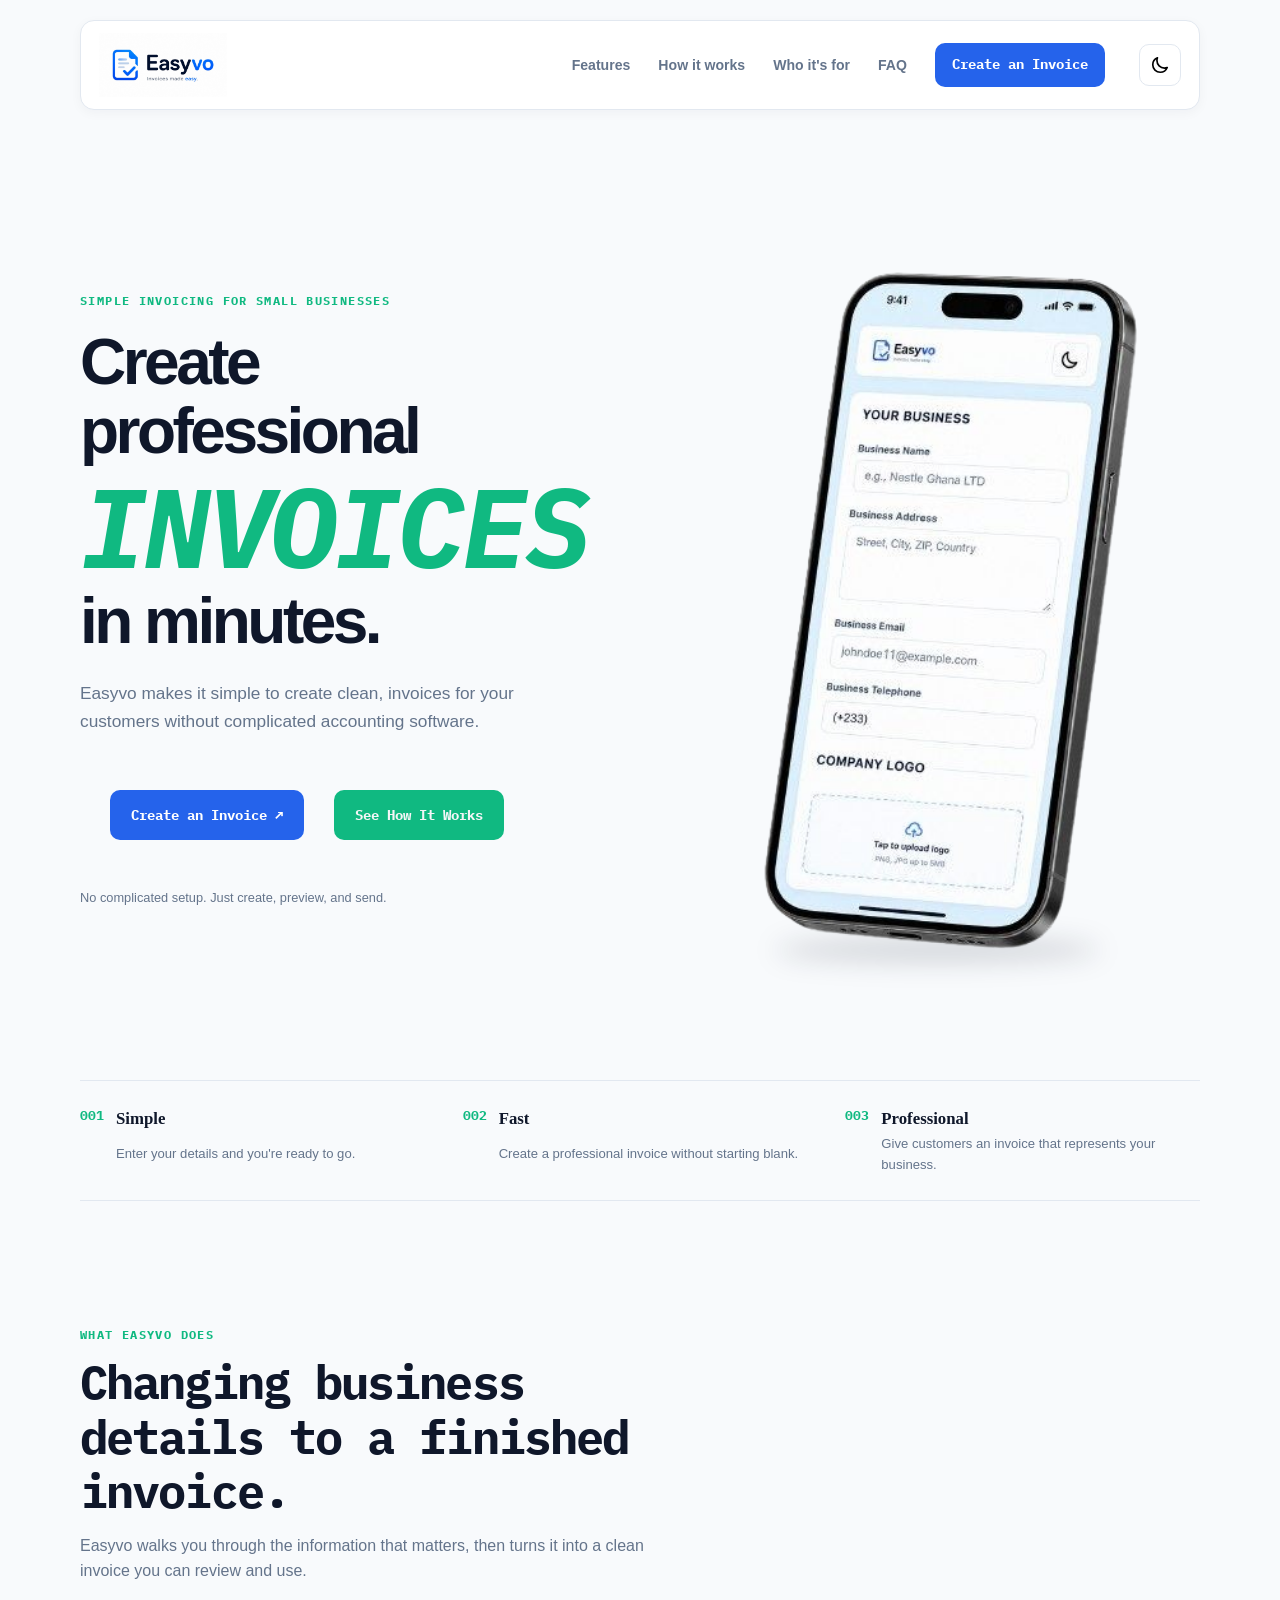
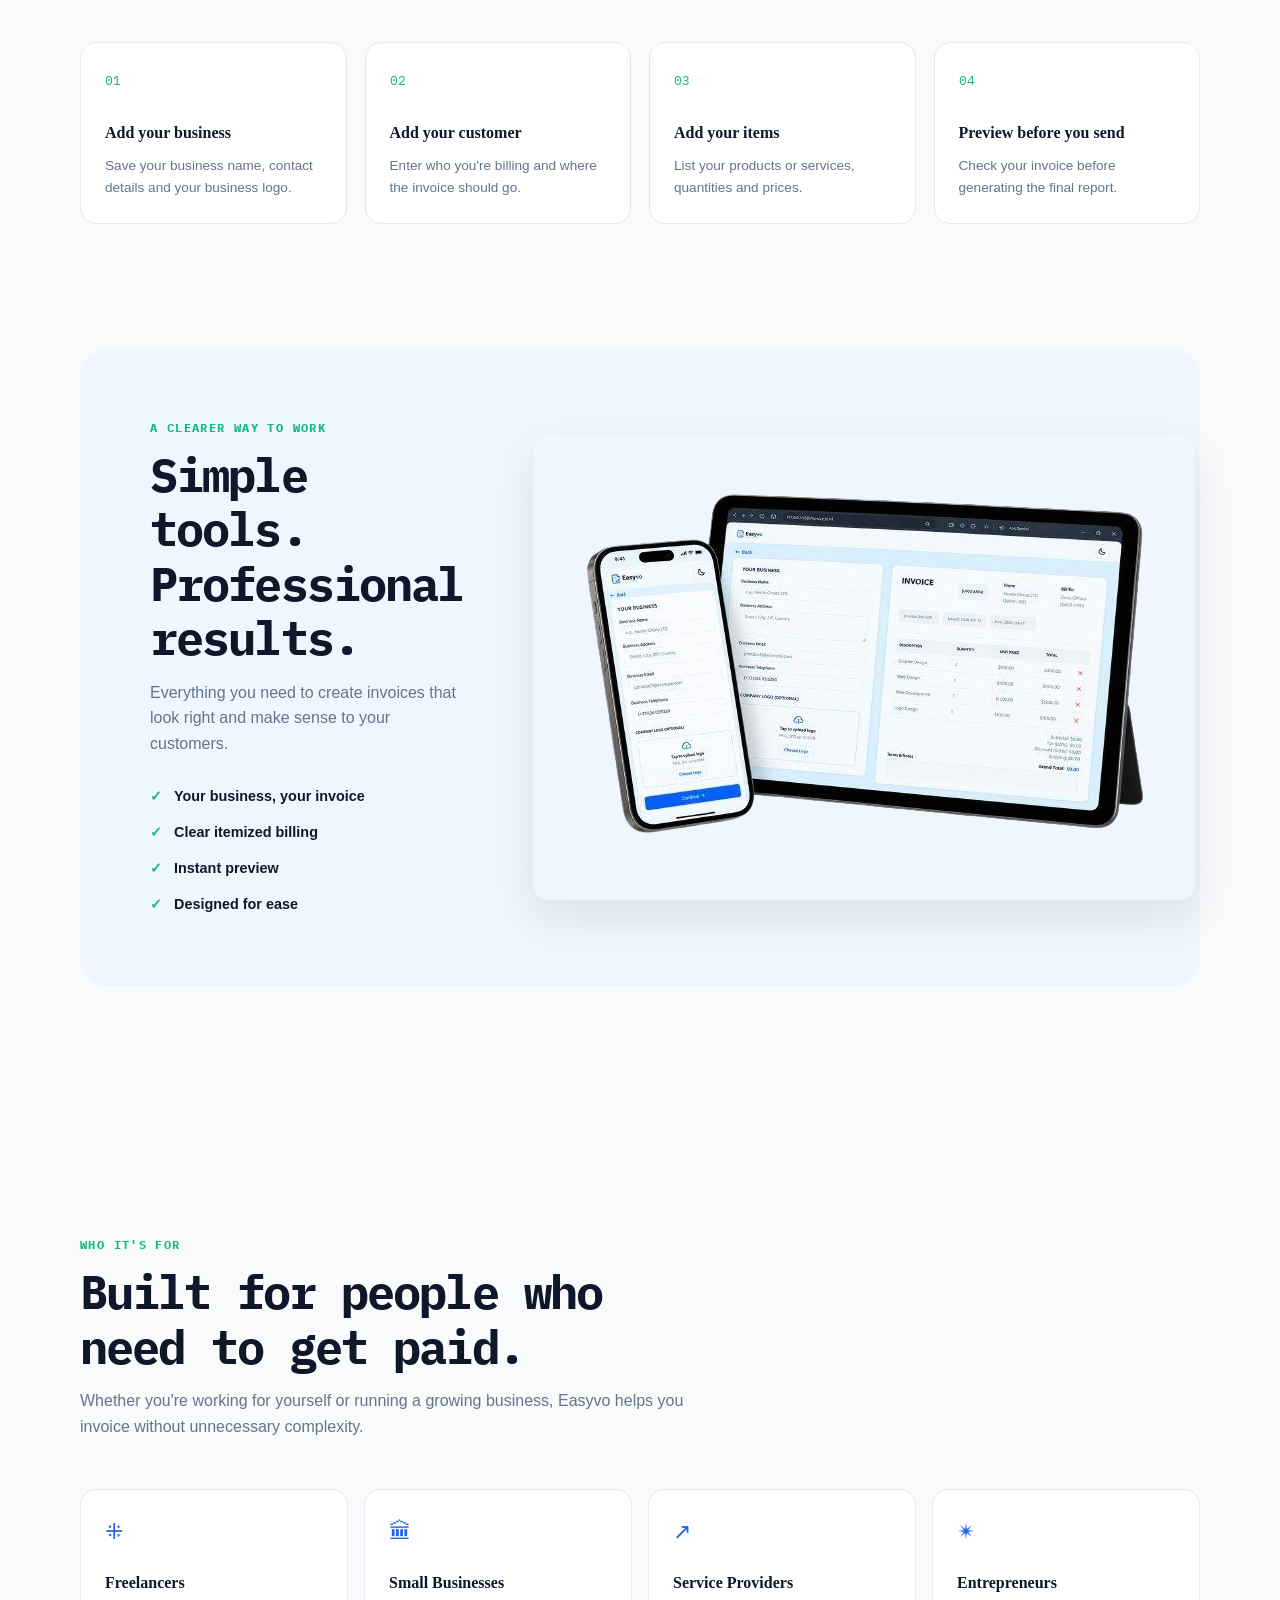
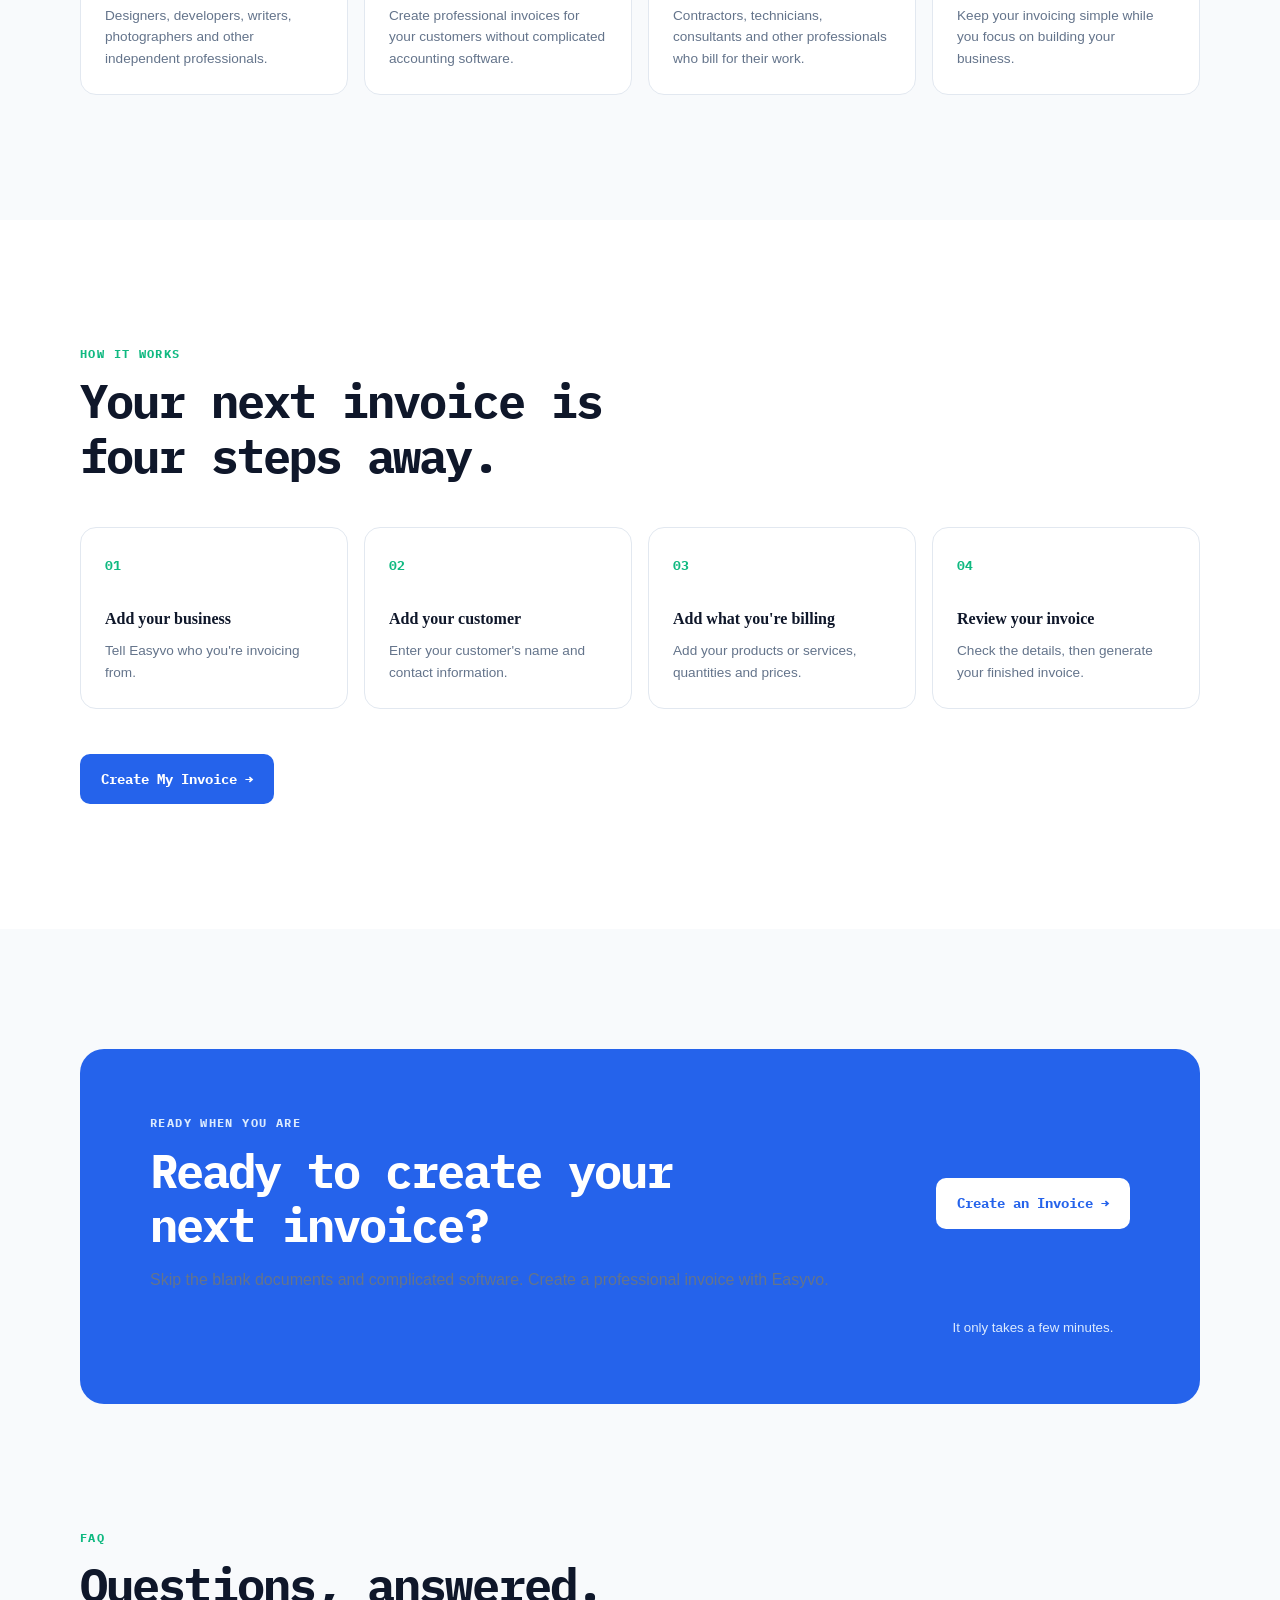
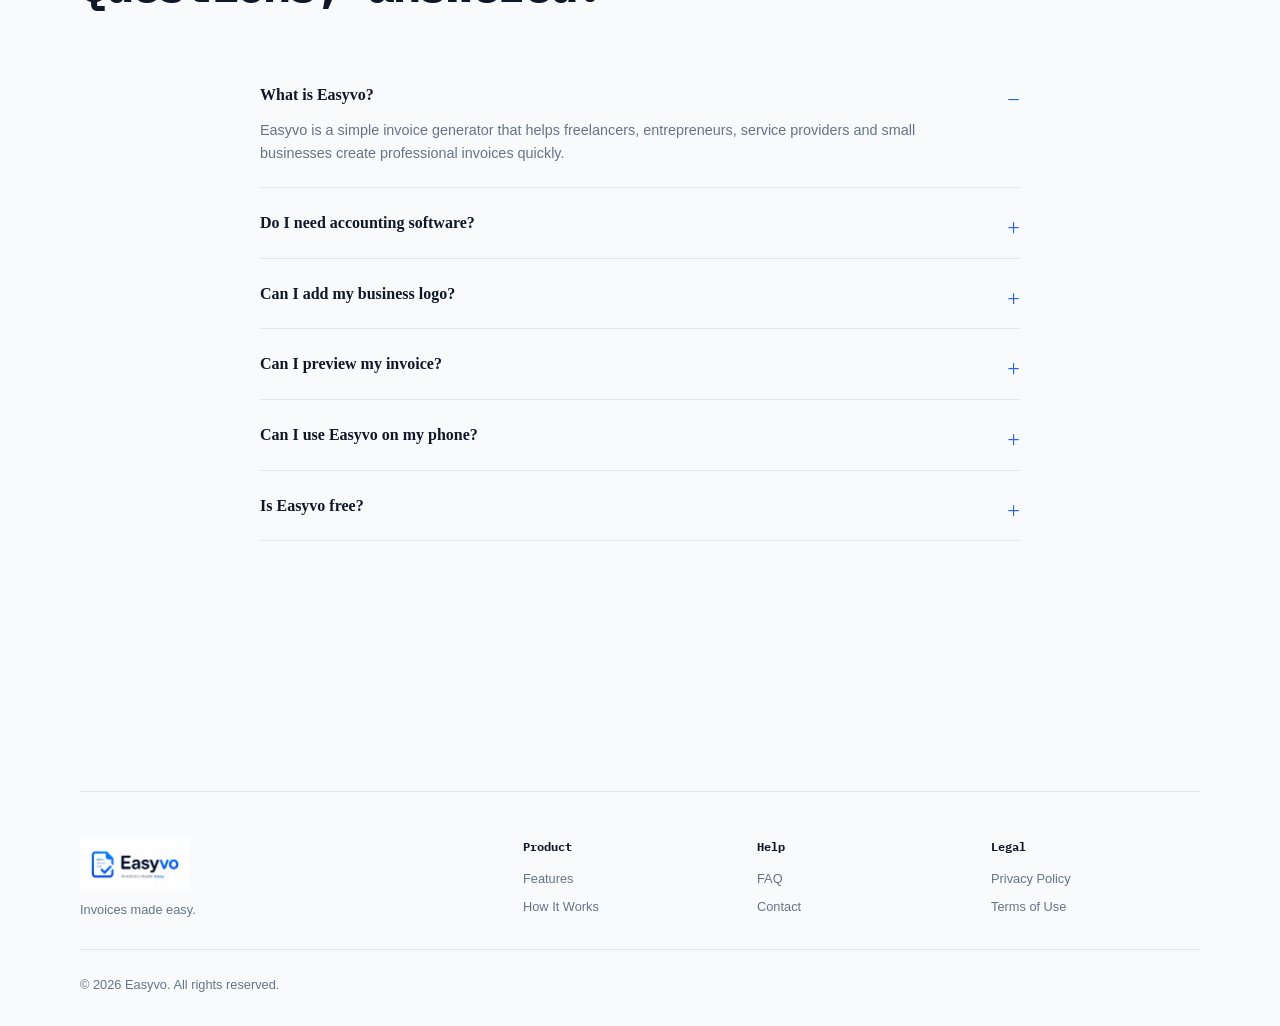
<file: index.html>
<!DOCTYPE html>
<html lang="en">
<head>
    <meta charset="UTF-8">
    <meta name="viewport" content="width=device-width, initial-scale=1.0">
    <meta name="description" content="Easyvo makes it simple to create clean, professional invoices for your customers.">
    <title>Easyvo | Simple invoicing for small businesses</title>
    <link rel="preconnect" href="https://fonts.googleapis.com">
<link rel="preconnect" href="https://fonts.gstatic.com" crossorigin>
<link href="https://fonts.googleapis.com/css2?family=Basic&family=IBM+Plex+Mono:ital,wght@0,100;0,200;0,300;0,400;0,500;0,600;0,700;1,100;1,200;1,300;1,400;1,500;1,600;1,700&display=swap" rel="stylesheet">
    <link rel="stylesheet" href="landing-page.css">
    <link rel="stylesheet" href="responsive.css">
    <script src="landing-page.js" defer></script>
</head>

<body>
    <header class="site-header">
        <nav class="top-navbar" aria-label="Top navigation">
            <a class="brand" href="#top" aria-label="Easyvo home">
                <img id="navbar-logo" src="./images/easyvo-light-mode-logo.jpg" alt="Easyvo." class="navbar-logo">
            </a>

            <div class="nav-menu">
                <ul class="nav-links">
                    <li><a href="#features">Features</a></li>
                    <li><a href="#how-it-works">How it works</a></li>
                    <li><a href="#who-its-for">Who it's for</a></li>
                    <li><a href="#faq">FAQ</a></li>
                </ul>
                <a href="invoice.html" class="nav-cta">Create an Invoice</a>
            </div>

            <div class="navbar-actions">
                <button id="mobile-menu-toggle" class="mobile-menu-toggle" type="button" aria-label="Open navigation menu" aria-expanded="false" aria-controls="nav-menu">
                    <span></span>
                    <span></span>
                    <span></span>
                </button>

                <button id="theme-toggle-btn" class="theme-toggle-btn" type="button" aria-label="Switch to dark mode">
                    <img id="theme-icon" src="./icon/moon.svg" alt="" class="theme-icon">
                </button>
            </div>
        </nav>
    </header>

    <main id="top">
        <section class="hero section-shell" data-aos="fade-up">
            <div class="hero-copy">
                <p class="eyebrow">Simple invoicing for small businesses</p>
                <h1>Create professional
                     <em>
                    <span class="wobble 1">i</span>
                    <span class="wobble 2">n</span>
                    <span class="wobble 3">v</span>
                    <span class="wobble 4">o</span>
                    <span class="wobble 5">i</span>
                    <span class="wobble 6">c</span>
                    <span class="wobble 7">e</span>
                    <span class="wobble 8">s</span>
                </em> 
                in minutes.</h1>
                <p class="hero-description">Easyvo makes it simple to create clean, invoices for your customers without complicated accounting software.</p>

                <div class="hero-actions">
                    <a href="#create" class="button button-primary">Create an Invoice ↗</a>
                    <a href="#how-it-works" class="button button-secondary">See How It Works</a>
                </div>

                <p class="supporting-text">No complicated setup. Just create, preview, and send.</p>
            </div>

            <div class="hero-img" aria-label="Invoice preview illustration">
                <img src="./images/hero-mock-up-.png" alt="Easyvo invoice preview" class="float-img">
                <div class="img-shadow" aria-hidden="true"></div>
            </div>
        </section>

        <section class="value-strip section-shell" aria-label="Easyvo benefits">
            <div><b>001</b><strong>Simple</strong><span>Enter your details and you're ready to go.</span></div>
            <div><b>002</b><strong>Fast</strong><span>Create a professional invoice without starting blank.</span></div>
            <div><b>003</b><strong>Professional</strong><span>Give customers an invoice that represents your business.</span></div>
        </section>

        <section class="content-section section-shell" id="features">
            <div class="section-intro">
                <p class="section-label">WHAT EASYVO DOES</p>
                <h2>Changing business details to a finished invoice.</h2>
                <p>Easyvo walks you through the information that matters, then turns it into a clean invoice you can review and use.</p>
            </div>

            <div class="flow-grid">
                <article>
                    <span>01</span>
                    <h3>Add your business</h3>
                    <p>Save your business name, contact details and your business logo.</p>
                </article>

                <article>
                    <span>02</span>
                    <h3>Add your customer</h3>
                    <p>Enter who you're billing and where the invoice should go.</p>
                </article>

                <article>
                    <span>03</span>
                    <h3>Add your items</h3>
                    <p>List your products or services, quantities and prices.</p>
                </article>

                <article>
                    <span>04</span>
                    <h3>Preview before you send</h3>
                    <p>Check your invoice before generating the final report.</p>
                </article>
            </div>
        </section>

        <section class="showcase section-shell">
            <div class="showcase-card">
                <div class="showcase-copy">
                    <p class="section-label">A CLEARER WAY TO WORK</p>
                    <h2>Simple tools. Professional results.</h2>
                    <p>Everything you need to create invoices that look right and make sense to your customers.</p>

                    <ul>
                        <li>Your business, your invoice</li>
                        <li>Clear itemized billing</li>
                        <li>Instant preview</li>
                        <li>Designed for ease</li>
                    </ul>
                </div>

                <div class="mobile-mockup">
                    <img src="./images/apple-inovoic-mockup.png" alt="Invoice preview" class="mobile-preview">
                </div>
            </div>
        </section>

        <section class="content-section section-shell" id="who-its-for">
            <div class="section-intro">
                <p class="section-label">WHO IT'S FOR</p>
                <h2>Built for people who need to get paid.</h2>
                <p>Whether you're working for yourself or running a growing business, Easyvo helps you invoice without unnecessary complexity.</p>
            </div>

            <div class="audience-grid">
                <article>
                    <span>⁜</span>
                    <h3>Freelancers</h3>
                    <p>Designers, developers, writers, photographers and other independent professionals.</p>
                </article>

                <article>
                    <span>🏛</span>
                    <h3>Small Businesses</h3>
                    <p>Create professional invoices for your customers without complicated accounting software.</p>
                </article>

                <article>
                    <span>↗</span>
                    <h3>Service Providers</h3>
                    <p>Contractors, technicians, consultants and other professionals who bill for their work.</p>
                </article>

                <article>
                    <span>✴</span>
                    <h3>Entrepreneurs</h3>
                    <p>Keep your invoicing simple while you focus on building your business.</p>
                </article>
            </div>
        </section>

        <section class="steps-section section-shell" id="how-it-works">
            <div class="section-intro">
                <p class="section-label">HOW IT WORKS</p>
                <h2>Your next invoice is four steps away.</h2>
            </div>

            <div class="steps-grid">
                <article>
                    <b>01</b>
                    <h3>Add your business</h3>
                    <p>Tell Easyvo who you're invoicing from.</p>
                </article>

                <article>
                    <b>02</b>
                    <h3>Add your customer</h3>
                    <p>Enter your customer's name and contact information.</p>
                </article>

                <article>
                    <b>03</b>
                    <h3>Add what you're billing</h3>
                    <p>Add your products or services, quantities and prices.</p>
                </article>

                <article>
                    <b>04</b>
                    <h3>Review your invoice</h3>
                    <p>Check the details, then generate your finished invoice.</p>
                </article>
            </div>

            <a href="invoice.html" class="button button-primary">Create My Invoice <span aria-hidden="true">→</span></a>
        </section>

        <section class="final-cta section-shell" id="create">
            <div>
                <p class="section-label">READY WHEN YOU ARE</p>
                <h2>Ready to create your next invoice?</h2>
                <p class="desc">Skip the blank documents and complicated software. Create a professional invoice with Easyvo.</p>
            </div>

            <a href="invoice.html" class="button button-light">Create an Invoice <span aria-hidden="true">→</span></a>
            <small>It only takes a few minutes.</small>
        </section>

        <section class="faq-section section-shell" id="faq">
            <div class="section-intro">
                <p class="section-label">FAQ</p>
                <h2>Questions, answered.</h2>
            </div>

            <div class="faq-list">
                <details open>
                    <summary>What is Easyvo?</summary>
                    <p>Easyvo is a simple invoice generator that helps freelancers, entrepreneurs, service providers and small businesses create professional invoices quickly.</p>
                </details>

                <details>
                    <summary>Do I need accounting software?</summary>
                    <p>No. Easyvo is designed to keep invoice creation simple without requiring complicated accounting software.</p>
                </details>

                <details>
                    <summary>Can I add my business logo?</summary>
                    <p>Yes. You can add your business logo to personalize your invoices.</p>
                </details>

                <details>
                    <summary>Can I preview my invoice?</summary>
                    <p>Yes. Easyvo lets you review your invoice before generating the final version.</p>
                </details>

                <details>
                    <summary>Can I use Easyvo on my phone?</summary>
                    <p>Yes. Easyvo is designed with smaller screens in mind, making it easy to create invoices from your phone or tablet.</p>
                </details>

                <details>
                    <summary>Is Easyvo free?</summary>
                    <p>Easyvo is currently available as an MVP. Pricing and additional features may be introduced as the product grows.</p>
                </details>
            </div>
        </section>
    </main>

    <footer class="site-footer">
        <div class="footer-brand">
            <img src="./images/easyvo-light-mode-logo.jpg" alt="Easyvo.">
            <p>Invoices made easy.</p>
        </div>

        <div>
            <b>Product</b>
            <a href="#features">Features</a>
            <a href="#how-it-works">How It Works</a>
        </div>

        <div>
            <b>Help</b>
            <a href="#faq">FAQ</a>
            <a href="mailto:daviswrites30@gmail.com">Contact</a>
        </div>

        <div>
            <b>Legal</b>
            <a href="#">Privacy Policy</a>
            <a href="#">Terms of Use</a>
        </div>

        <p class="copyright">© 2026 Easyvo. All rights reserved.</p>
    </footer>

    <!-- Animation On Scroll -->
     <script src="https://unpkg.com/aos@2.3.4/dist/aos.js"></script>
     <script>
        AOS.init();
    </script>
</body>
</html>
</file>
<file: landing-page.css>
:root {
  --font: "IBM Plex Mono", monospace;
  --primary: #2563eb;
  --primary-dark: #1d4ed8;
  --accent: #10b981;
  --bg: #f8fafc;
  --surface: #fff;
  --text: #0f172a;
  --muted: #64748b;
  --border: #e2e8f0;
  --soft: #eff6ff;
  --shadow: 0 18px 45px rgba(15, 23, 42, .09);
  --radius: 20px;
}

[data-theme=dark] {
  --bg: #0f172a;
  --surface: #172033;
  --text: #f8fafc;
  --muted: #94a3b8;
  --border: #334155;
  --soft: #1e293b;
  --shadow: 0 18px 45px rgba(0, 0, 0, .25);
}

* {
  box-sizing: border-box;
  margin: 0;
  padding: 0;
}

html {
  scroll-behavior: smooth;
}

body {
  background: var(--bg);
  color: var(--text);
  font-family: Inter, sans-serif;
  line-height: 1.6;
}

h1,
h2,
h3,
.brand,
.button,
.nav-cta,
.section-label {
  font-family: var(--font);
}

a {
  color: inherit;
  text-decoration: none;
}

.section-shell {
  width: min(1120px, calc(100% - 48px));
  margin-inline: auto;
}

.site-header {
  padding-top: 20px;
}

.top-navbar {
  width: min(1120px, calc(100% - 48px));
  margin: auto;
  min-height: 72px;
  padding: 12px 18px;
  border: 1px solid var(--border);
  border-radius: 14px;
  background: var(--surface);
  display: flex;
  align-items: center;
  gap: 34px;
  box-shadow: 0 3px 12px rgba(15, 23, 42, .04);
}

.brand {
  display: flex;
  align-items: center;
  margin-right: auto;
}

.navbar-logo {
  width: 128px;
  height: auto;
  display: block;
  object-fit: contain;
}

.nav-links {
  display: flex;
  align-items: center;
  gap: 28px;
  list-style: none;
  font-size: .88rem;
  font-weight: 600;
  color: var(--muted);
}

.nav-links a:hover {
  color: var(--primary);
}

.navbar-actions {
  display: flex;
  align-items: center;
  gap: 14px;
}

.nav-cta,
.button {
  display: inline-flex;
  align-items: center;
  justify-content: center;
  gap: 8px;
  border-radius: 10px;
  font-weight: 700;
  transition: transform .2s, background .2s, box-shadow .2s;
}

.nav-cta {
  padding: 11px 17px;
  background: var(--primary);
  color: #fff;
  font-size: .85rem;
}

.nav-cta:hover,
.button-primary:hover {
  background: var(--primary-dark);
  transform: translateY(-2px);
}

.theme-toggle-btn {
  width: 42px;
  height: 42px;
  border: 1px solid var(--border);
  border-radius: 10px;
  background: var(--surface);
  display: grid;
  place-items: center;
  cursor: pointer;
}

.theme-toggle-btn:hover {
  border-color: var(--primary);
}

.theme-icon {
  width: 20px;
  height: 20px;
}

.hero {
  min-height: 620px;
  padding: 100px 0 90px;
  display: grid;
  grid-template-columns: 1fr 1fr;
  align-items: center;
  gap: 70px;
}

.eyebrow,
.section-label {
   font-family: var(--font);
  color: var(--accent);
  font-size: .72rem;
  font-weight: 800;
  letter-spacing: .12em;
  text-transform: uppercase;
}

.eyebrow {
  display: flex;
  align-items: center;
  gap: 9px;
  margin-bottom: 18px;
}

.eyebrow span {
  width: 8px;
  height: 8px;
  background: var(--accent);
  border-radius: 50%;
}

.hero h1 {
   font-family: "Plus Jakarta Sans", sans-serif;
  max-width: 560px;
  font-size: clamp(2.65rem, 5vw, 4.45rem);
  line-height: 1.08;
  letter-spacing: -.055em;
}

.hero h1 em {
  cursor: pointer;
  font-size: clamp(3rem, 9vw, 7rem);
   text-transform: capitalize;
   font-style: italic;
  color: var(--accent);
  font-family:"IBM Plex Mono", monospace;
  display: inline-flex;

  .wobble{
    display: inline-block;
    transition: transform 0.2s ease;
    transform-origin: center;
  }
  em:hover .wobble,
  .wobble:hover{
    animation: wobble 0.6s ease-in-out infinite;
  }
  
}
  .wobble:nth-child(1){animation-delay: 0s;}
  .wobble:nth-child(2){animation-delay: 0.5s;}
  .wobble:nth-child(3){animation-delay: 0.10s;}
  .wobble:nth-child(4){animation-delay: 0.15s;}
  .wobble:nth-child(5){animation-delay: 0.20s;}
  .wobble:nth-child(6){animation-delay: 0.25s;}
  .wobble:nth-child(7){animation-delay: 0.30s;}
  .wobble:nth-child(8){animation-delay: 0.35s;}

  @keyframes wobble {
    0% {transform: translateY(0)   rotate(0deg);}
    25% {transform: translateY(-10px)   rotate(-10deg);}
    50% {transform: translateY(0)   rotate(0deg);}
    75% {transform: translateY(-10px)   rotate(10deg);}
    100% {transform: translateY(0)   rotate(0deg);}
  }


.hero-description {
  max-width: 510px;
  margin: 24px 0;
  color: var(--muted);
  font-size: 1.08rem;
}

.hero-actions {
  display: flex;
  flex-wrap: wrap;
  gap: 30px;
  padding: 30px;
}

.button {
  padding: 14px 21px;
  font-size: .88rem;
}

.button-primary {
  background: var(--primary);
  color: #fff;
}
.button-primary:hover{
   transform: translateY(0);
}
.button-primary:active{
   transform: scale(0.90);
}

.button-secondary {
  background: var(--accent);
  color: rgb(245, 246, 247);
  transition: 0.3s;
}

.button-secondary:hover {
   background-color: #10b981a9;
  color: var(--text);
}
.button-secondary:active{
   transform: scale(0.90);
}

.supporting-text {
  margin-top: 18px;
  color: var(--muted);
  font-size: .8rem;
}

.product-preview {
  display: flex;
  justify-content: center;
}

.preview-window {
  width: min(100%, 450px);
  padding: 12px;
  border: 1px solid var(--border);
  border-radius: 24px;
  background: var(--surface);
  box-shadow: var(--shadow);
  transform: rotate(2deg);
}

.preview-topbar {
  display: flex;
  align-items: center;
  gap: 5px;
  padding: 4px 7px 14px;
  color: var(--muted);
  font-size: .75rem;
}

.preview-topbar span {
  width: 7px;
  height: 7px;
  border-radius: 50%;
  background: #cbd5e1;
}

.preview-topbar strong {
  margin-left: auto;
  margin-right: auto;
  font-size: .7rem;
  font-weight: 600;
}

.invoice-sheet {
  padding: 28px;
  border: 1px solid var(--border);
  border-radius: 12px;
  background: var(--surface);
}

.invoice-heading,
.invoice-meta,
.invoice-lines span,
.invoice-total {
  display: flex;
  justify-content: space-between;
}

.invoice-heading b {
  display: block;
  font-family: "Plus Jakarta Sans";
  font-size: 1.25rem;
}

.invoice-heading small,
.invoice-meta,
.invoice-lines {
  color: var(--muted);
  font-size: .66rem;
}

.invoice-mark {
  color: var(--primary);
  font-family: "Plus Jakarta Sans";
  font-weight: 800;
}

.invoice-meta {
  margin: 34px 0 28px;
  line-height: 1.7;
}

.invoice-meta b {
  color: var(--text);
}

.invoice-lines {
  border-top: 1px solid var(--border);
  border-bottom: 1px solid var(--border);
  padding: 17px 0;
  line-height: 2.5;
}

.invoice-lines b {
  color: var(--text);
}

.invoice-total {
  padding-top: 18px;
  font-size: .85rem;
}

.invoice-total b {
  color: var(--primary);
  font-size: 1.2rem;
}

.value-strip {
  display: grid;
  grid-template-columns: repeat(3, 1fr);
  gap: 28px;
  padding: 25px 0;
  border-top: 1px solid var(--border);
  border-bottom: 1px solid var(--border);
}

.value-strip div {
  display: grid;
  grid-template-columns: auto 1fr;
  column-gap: 12px;
}

.value-strip b {
   font-family: "IBM Plex Mono", monospace;
  grid-row: span 2;
  color: var(--accent);
  font-size: .8rem;
}

.value-strip strong {
  font-family: "Plus Jakarta Sans";
  font-size: 1.05rem;
}

.value-strip span {
  color: var(--muted);
  font-size: .82rem;
}

.content-section,
.steps-section,
.faq-section {
  padding: 125px 0;
}

.section-intro {
  max-width: 610px;
}

.section-intro h2,
.showcase h2,
.final-cta h2 {
  margin: 10px 0 15px;
  font-size: clamp(2rem, 3.7vw, 3.1rem);
  line-height: 1.15;
  letter-spacing: -.04em;
}

.section-intro > p:last-child,
.showcase-copy > p:not(.section-label),
.final-cta p:last-of-type {
  color: var(--muted);
}

.flow-grid {
  display: grid;
  grid-template-columns: repeat(4, 1fr);
  gap: 18px;
  margin-top: 58px;
}

.flow-grid article,
.audience-grid article,
.steps-grid article {
  padding: 24px;
  border: 1px solid var(--border);
  border-radius: 16px;
  background: var(--surface);
}

.flow-grid span,
.steps-grid b {
  color: var(--accent);
  font-family: "IBM Plex Mono", monospace;
  font-size: .8rem;
}

.flow-grid h3,
.audience-grid h3,
.steps-grid h3 {
  margin: 28px 0 9px;
  font-size: 1rem;
  font-family: "Plus Jakarta Sans";
}

.flow-grid p,
.audience-grid p,
.steps-grid p {
  color: var(--muted);
  font-size: .85rem;
}

.showcase {
  padding-bottom: 125px;
}

.showcase-card {
  display: grid;
  grid-template-columns: 1.05fr .95fr;
  gap: 70px;
  align-items: center;
  padding: 70px;
  border-radius: 26px;
  background: var(--soft);
}

.showcase-copy ul {
  margin-top: 28px;
  list-style: none;
  display: grid;
  gap: 13px;
  font-size: .9rem;
  font-weight: 600;
}

.showcase-copy li:before {
  content: "✓";
  margin-right: 12px;
  color: var(--accent);
  font-weight: 800;
}

.mobile-mockup {
  padding: 25px;
  border-radius: 16px;
  background: transparent;
  box-shadow: var(--shadow);
}



.audience-grid {
  display: grid;
  grid-template-columns: repeat(4, 1fr);
  gap: 16px;
  margin-top: 50px;
}

.audience-grid article span {
  color: var(--primary);
  font-size: 1.4rem;
}

.audience-grid h3 {
  margin-top: 20px;
}

.steps-section {
  background: var(--surface);
  width: 100%;
  padding-inline: max(24px, calc((100% - 1120px) / 2));
}

.steps-grid {
  display: grid;
  grid-template-columns: repeat(4, 1fr);
  gap: 16px;
  margin: 45px 0 35px;
}

.steps-section > .button {
  margin-top: 10px;
}

.final-cta {
  display: grid;
  grid-template-columns: 1fr auto;
  align-items: center;
  gap: 25px;
  margin-top: 120px;
  padding: 65px 70px;
  border-radius: 24px;
  background: var(--primary);
  color: #fff;
}

.final-cta .section-label,
.final-cta p {
  color: #dbeafe;
}
.desc{
    color: rgb(214, 234, 243);
}
.final-cta h2 {
  max-width: 570px;
}

.button-light {
  background: #fff;
  color: var(--primary);
}

.button-light:hover {
  transform: translateY(-2px);
  box-shadow: 0 8px 20px rgba(0, 0, 0, .14);
}

.final-cta small {
  grid-column: 2;
  text-align: center;
  color: #dbeafe;
}

.faq-list {
  max-width: 760px;
  margin: 48px auto 0;
}

.faq-list details {
  padding: 22px 0;
  border-bottom: 1px solid var(--border);
}

summary {
  cursor: pointer;
  list-style: none;
  font-family: "Plus Jakarta Sans";
  font-weight: 700;
}

summary::-webkit-details-marker {
  display: none;
}

summary:after {
  content: "+";
  float: right;
  color: var(--primary);
  font-size: 1.4rem;
  font-weight: 400;
}

.faq-list details[open] summary:after {
  content: "−";
}

.faq-list details p {
  max-width: 680px;
  margin-top: 12px;
  color: var(--muted);
  font-size: .9rem;
}

.site-footer {
  width: min(1120px, calc(100% - 48px));
  margin: 125px auto 0;
  padding: 45px 0 30px;
  border-top: 1px solid var(--border);
  display: grid;
  grid-template-columns: 2fr 1fr 1fr 1fr;
  gap: 25px;
}

.site-footer img {
  width: 110px;
}

.site-footer p,
.site-footer a {
  display: block;
  color: var(--muted);
  font-size: .8rem;
}

.site-footer b {
  display: block;
  margin-bottom: 12px;
  font-family: "IBM Plex Mono", monospace;
  font-size: .78rem;
}

.site-footer a {
  margin: 7px 0;
}

.site-footer a:hover {
  color: var(--primary);
}

.copyright {
  grid-column: 1/-1;
  padding-top: 25px;
  border-top: 1px solid var(--border);
}
</file>
<file: responsive.css>
@media (max-width: 800px) {
  .top-navbar {
    gap: 15px;
  }

  .nav-links {
    gap: 14px;
  }

  .hero {
    grid-template-columns: 1fr;
    gap: 50px;
    padding: 75px 0;
  }

  .hero-copy {
    max-width: 650px;
  }

  .product-preview {
    justify-content: flex-start;
  }

  .value-strip,
  .flow-grid,
  .audience-grid,
  .steps-grid {
    grid-template-columns: repeat(2, 1fr);
  }

  .showcase-card {
    grid-template-columns: 1fr;
    gap: 40px;
    padding: 40px;
  }

  .mobile-mockup {
    width: min(100%, 520px);
    margin-inline: auto;
    padding: 20px;
  }

  .mobile-preview {
    display: block;
    width: 100%;
    max-width: 100%;
    height: auto;
  }

  .final-cta {
    grid-template-columns: 1fr;
    margin-top: 80px;
    padding: 45px 35px;
  }

  .final-cta small {
    grid-column: auto;
    text-align: left;
  }

  .site-footer {
    grid-template-columns: repeat(3, 1fr);
  }

  .footer-brand {
    grid-column: 1/-1;
  }
}

@media (max-width: 600px) {
  .section-shell {
    width: min(100% - 32px, 1120px);
  }

  .top-navbar {
    width: calc(100% - 32px);
    padding: 10px 12px;
  }

  .nav-links,
  .nav-cta {
    display: none;
  }

  .navbar-logo {
    width: 112px;
  }

  .navbar-actions {
    margin-left: auto;
  }

  .hero {
    padding: 60px 0;
  }

  .hero h1 {
    font-size: clamp(2.45rem, 12vw, 3.5rem);
  }

  .hero-description {
    font-size: .98rem;
  }

  .hero-actions {
    flex-direction: column;
    align-items: stretch;
  }

  .button {
    width: 100%;
  }

  .preview-window {
    transform: none;
  }

  .invoice-sheet {
    padding: 20px;
  }

  .value-strip,
  .flow-grid,
  .audience-grid,
  .steps-grid {
    grid-template-columns: 1fr;
  }

  .value-strip {
    gap: 18px;
  }

  .content-section,
  .steps-section,
  .faq-section {
    padding: 80px 0;
  }

  .showcase {
    padding-bottom: 80px;
  }

  .showcase-card {
    padding: 28px 22px;
  }

  .mobile-mockup {
    width: 100%;
    padding: 14px;
  }

  .final-cta {
    margin-top: 65px;
  }

  .site-footer {
    width: calc(100% - 32px);
    grid-template-columns: repeat(2, 1fr);
    margin-top: 80px;
  }

  .footer-brand {
    grid-column: 1/-1;
  }

  .copyright {
    grid-column: 1/-1;
  }
}

.nav-menu {
  display: flex;
  align-items: center;
  gap: 28px;
}

.mobile-menu-toggle {
  display: none;
  width: 42px;
  height: 42px;
  padding: 9px;
  border: 1px solid var(--border);
  border-radius: 10px;
  background: var(--surface);
  cursor: pointer;
}

.mobile-menu-toggle span {
  display: block;
  width: 20px;
  height: 2px;
  margin: 4px auto;
  background: var(--text);
  transition: transform .2s, opacity .2s;
}

.hero-img {
  position: relative;
  display: flex;
  align-items: center;
  justify-content: center;
  min-height: 390px;
}

.float-img {
  position: relative;
  z-index: 1;
  display: block;
  width: min(100%, 520px);
  height: auto;
  animation: float 3s ease-in-out infinite;
  will-change: transform;
}

.img-shadow {
  position: absolute;
  bottom: 28px;
  width: 62%;
  height: 24px;
  border-radius: 50%;
  background: rgba(15, 23, 42, .16);
  filter: blur(13px);
}

@keyframes float {
  0%,
  100% {
    transform: translateY(0);
  }

  50% {
    transform: translateY(-30px);
  }
}

@media (max-width: 600px) {
  .top-navbar {
    position: relative;
  }

  .mobile-menu-toggle {
    display: block;
  }

  .nav-menu {
    display: none;
  }

  .top-navbar.menu-open .nav-menu {
    position: absolute;
    z-index: 10;
    top: calc(100% + 8px);
    left: 0;
    right: 0;
    display: flex;
    flex-direction: column;
    align-items: stretch;
    gap: 14px;
    padding: 16px;
    border: 1px solid var(--border);
    border-radius: 14px;
    background: var(--surface);
    box-shadow: var(--shadow);
  }

  .top-navbar.menu-open .nav-links {
    display: flex;
    flex-direction: column;
    align-items: stretch;
    gap: 0;
  }

  .top-navbar.menu-open .nav-links a {
    display: block;
    padding: 10px 4px;
  }

  .top-navbar.menu-open .nav-cta {
    display: inline-flex;
    width: 100%;
  }

  .top-navbar.menu-open .mobile-menu-toggle span:nth-child(1) {
    transform: translateY(6px) rotate(45deg);
  }

  .top-navbar.menu-open .mobile-menu-toggle span:nth-child(2) {
    opacity: 0;
  }

  .top-navbar.menu-open .mobile-menu-toggle span:nth-child(3) {
    transform: translateY(-6px) rotate(-45deg);
  }

  .hero-img {
    min-height: 280px;
  }

  .float-img {
    width: min(100%, 390px);
  }
}
</file>
